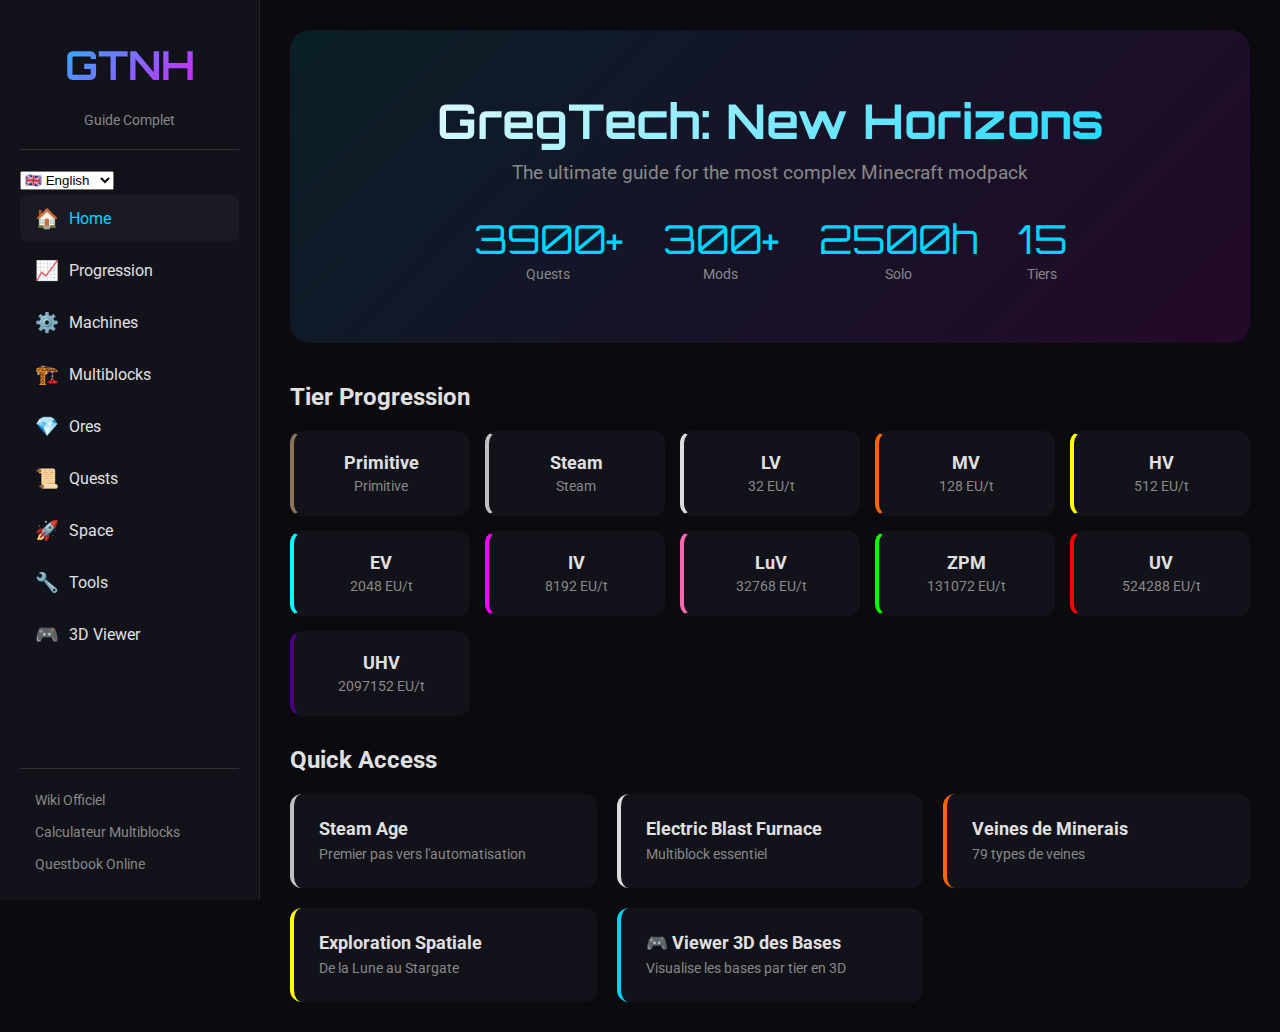
<file: index.html>
<!DOCTYPE html>
<html lang="fr">
<head>
    <meta charset="UTF-8">
    <meta name="viewport" content="width=device-width, initial-scale=1.0">
    <title>GTNH Guide Complet - GregTech New Horizons</title>
    <link rel="stylesheet" href="styles.css">
    <link rel="preconnect" href="https://fonts.googleapis.com">
    <link href="https://fonts.googleapis.com/css2?family=Roboto:wght@300;400;500;700&family=Orbitron:wght@400;700&display=swap" rel="stylesheet">
</head>
<body>
    <nav class="sidebar" id="sidebar">
        <div class="logo">
            <h1>GTNH</h1>
            <span>Guide Complet</span>
        </div>
        <div class="lang-selector">
            <select id="langSelector">
                <option value="fr">🇫🇷 Français</option>
                <option value="en">🇬🇧 English</option>
            </select>
        </div>
        <ul class="nav-menu">
            <li><a href="#" data-section="home" class="active"><span class="icon">🏠</span> Accueil</a></li>
            <li><a href="#" data-section="progression"><span class="icon">📈</span> Progression</a></li>
            <li><a href="#" data-section="machines"><span class="icon">⚙️</span> Machines</a></li>
            <li><a href="#" data-section="multiblocks"><span class="icon">🏗️</span> Multiblocks</a></li>
            <li><a href="#" data-section="ores"><span class="icon">💎</span> Minerais</a></li>
            <li><a href="#" data-section="quests"><span class="icon">📜</span> Quêtes</a></li>
            <li><a href="#" data-section="space"><span class="icon">🚀</span> Espace</a></li>
            <li><a href="#" data-section="tools"><span class="icon">🔧</span> Outils</a></li>
            <li><a href="viewer3d.html" class="viewer-link"><span class="icon">🎮</span> Viewer 3D</a></li>
        </ul>
        <div class="external-links">
            <a href="https://gtnh.miraheze.org/wiki/Main_Page" target="_blank">Wiki Officiel</a>
            <a href="https://gtnhmultiblocks.pythonanywhere.com/" target="_blank">Calculateur Multiblocks</a>
            <a href="https://gtnhquestsbook.top" target="_blank">Questbook Online</a>
        </div>
    </nav>

    <main class="content" id="content">
        <!-- Home Section -->
        <section id="home" class="section active">
            <div class="hero">
                <h1>GregTech: New Horizons</h1>
                <p class="subtitle">Le guide ultime pour le modpack le plus complexe de Minecraft</p>
                <div class="stats">
                    <div class="stat">
                        <span class="number">3900+</span>
                        <span class="label">Quêtes</span>
                    </div>
                    <div class="stat">
                        <span class="number">300+</span>
                        <span class="label">Mods</span>
                    </div>
                    <div class="stat">
                        <span class="number">2500h</span>
                        <span class="label">Solo</span>
                    </div>
                    <div class="stat">
                        <span class="number">15</span>
                        <span class="label">Tiers</span>
                    </div>
                </div>
            </div>

            <div class="tier-overview">
                <h2>Progression des Tiers</h2>
                <div class="tier-grid" id="tierGrid">
                    <!-- Dynamically populated -->
                </div>
            </div>

            <div class="quick-links">
                <h2>Accès Rapide</h2>
                <div class="link-grid">
                    <a href="#" data-section="progression" data-tier="steam" class="quick-link steam">
                        <span class="tier-name">Steam Age</span>
                        <span class="tier-desc">Premier pas vers l'automatisation</span>
                    </a>
                    <a href="#" data-section="multiblocks" data-filter="ebf" class="quick-link lv">
                        <span class="tier-name">Electric Blast Furnace</span>
                        <span class="tier-desc">Multiblock essentiel</span>
                    </a>
                    <a href="#" data-section="ores" class="quick-link mv">
                        <span class="tier-name">Veines de Minerais</span>
                        <span class="tier-desc">79 types de veines</span>
                    </a>
                    <a href="#" data-section="space" class="quick-link hv">
                        <span class="tier-name">Exploration Spatiale</span>
                        <span class="tier-desc">De la Lune au Stargate</span>
                    </a>
                    <a href="viewer3d.html" class="quick-link ev">
                        <span class="tier-name">🎮 Viewer 3D des Bases</span>
                        <span class="tier-desc">Visualise les bases par tier en 3D</span>
                    </a>
                </div>
            </div>
        </section>

        <!-- Progression Section -->
        <section id="progression" class="section">
            <h1>Progression par Tier</h1>
            <div class="tier-selector">
                <button class="tier-btn active" data-tier="all">Tous</button>
                <button class="tier-btn" data-tier="stone_age">Stone</button>
                <button class="tier-btn" data-tier="steam_age">Steam</button>
                <button class="tier-btn" data-tier="lv">LV</button>
                <button class="tier-btn" data-tier="mv">MV</button>
                <button class="tier-btn" data-tier="hv">HV</button>
                <button class="tier-btn" data-tier="ev">EV</button>
                <button class="tier-btn" data-tier="iv">IV</button>
                <button class="tier-btn" data-tier="luv">LuV</button>
                <button class="tier-btn" data-tier="zpm">ZPM</button>
                <button class="tier-btn" data-tier="uv">UV</button>
                <button class="tier-btn" data-tier="uhv">UHV</button>
            </div>
            <div class="tier-details" id="tierDetails">
                <!-- Dynamically populated -->
            </div>
        </section>

        <!-- Machines Section -->
        <section id="machines" class="section">
            <h1>Machines GregTech</h1>
            <div class="search-bar">
                <input type="text" id="machineSearch" placeholder="Rechercher une machine...">
            </div>
            <div class="category-tabs">
                <button class="cat-btn active" data-cat="all">Toutes</button>
                <button class="cat-btn" data-cat="processing">Processing</button>
                <button class="cat-btn" data-cat="forging">Forging</button>
                <button class="cat-btn" data-cat="separating">Separating</button>
                <button class="cat-btn" data-cat="chemistry">Chemistry</button>
                <button class="cat-btn" data-cat="heating">Heating</button>
                <button class="cat-btn" data-cat="oreProcessing">Ore Processing</button>
                <button class="cat-btn" data-cat="steam">Steam</button>
            </div>
            <div class="machines-grid" id="machinesGrid">
                <!-- Dynamically populated -->
            </div>
        </section>

        <!-- Multiblocks Section -->
        <section id="multiblocks" class="section">
            <h1>Multiblocks (198 structures)</h1>
            <div class="search-bar">
                <input type="text" id="multiblockSearch" placeholder="Rechercher un multiblock...">
            </div>
            <div class="filter-row">
                <select id="multiblockTier">
                    <option value="all">Tous les tiers</option>
                    <option value="Steam">Steam</option>
                    <option value="LV">LV</option>
                    <option value="MV">MV</option>
                    <option value="HV">HV</option>
                    <option value="EV">EV</option>
                    <option value="IV">IV</option>
                    <option value="LuV">LuV</option>
                    <option value="ZPM">ZPM</option>
                    <option value="UV">UV</option>
                    <option value="UHV">UHV</option>
                </select>
                <select id="multiblockCategory">
                    <option value="all">Toutes catégories</option>
                    <option value="processing">Processing</option>
                    <option value="generator">Générateurs</option>
                    <option value="gt++">GT++</option>
                    <option value="utility">Utilitaires</option>
                    <option value="resource">Ressources</option>
                    <option value="storage">Stockage</option>
                    <option value="endgame">Endgame</option>
                </select>
            </div>
            <div class="multiblocks-grid" id="multiblocksGrid">
                <!-- Dynamically populated -->
            </div>
            <div class="multiblock-detail" id="multiblockDetail" style="display:none;">
                <!-- Detail view -->
            </div>
        </section>

        <!-- Ores Section -->
        <section id="ores" class="section">
            <h1>Veines de Minerais (79 types)</h1>
            <div class="ore-info">
                <div class="info-card">
                    <h3>Structure des Veines</h3>
                    <ul>
                        <li><strong>Hauteur:</strong> 9 blocs</li>
                        <li><strong>Espacement:</strong> Tous les 3 chunks</li>
                        <li><strong>Primary:</strong> Couches supérieures (2-4)</li>
                        <li><strong>Secondary:</strong> Couches inférieures (2-4)</li>
                        <li><strong>Between:</strong> Couches centrales (2-4)</li>
                        <li><strong>Sporadic:</strong> Aléatoire dans la veine</li>
                    </ul>
                </div>
                <div class="info-card">
                    <h3>Tips Mining</h3>
                    <ul>
                        <li>Petits minerais = veine proche</li>
                        <li>Nether = 2x output</li>
                        <li>Prospector's Scanner pour trouver</li>
                        <li>NEI montre les données des veines</li>
                    </ul>
                </div>
            </div>
            <div class="filter-row">
                <select id="oreDimension">
                    <option value="all">Toutes dimensions</option>
                    <option value="Overworld">Overworld</option>
                    <option value="Nether">Nether</option>
                    <option value="Twilight Forest">Twilight Forest</option>
                    <option value="End">End</option>
                    <option value="Moon">Moon</option>
                    <option value="Mars">Mars</option>
                    <option value="Space">Space</option>
                </select>
                <select id="oreStage">
                    <option value="all">Tous les stades</option>
                    <option value="earlyGame">Early Game</option>
                    <option value="midGame">Mid Game</option>
                    <option value="advancedGame">Advanced</option>
                    <option value="lateGame">Late Game</option>
                </select>
            </div>
            <div class="ores-grid" id="oresGrid">
                <!-- Dynamically populated -->
            </div>
        </section>

        <!-- Quests Section -->
        <section id="quests" class="section">
            <h1>Questbook (3900+ quêtes)</h1>
            <div class="quest-info">
                <p>Le questbook guide votre progression à travers le modpack. Utilisez <a href="https://gtnhquestsbook.top" target="_blank">le questbook en ligne</a> pour explorer toutes les quêtes.</p>
            </div>
            <div class="chapters-grid" id="chaptersGrid">
                <!-- Dynamically populated -->
            </div>
            <div class="mod-tabs">
                <h2>Onglets par Mod</h2>
                <div class="mod-grid" id="modGrid">
                    <!-- Dynamically populated -->
                </div>
            </div>
        </section>

        <!-- Space Section -->
        <section id="space" class="section">
            <h1>Exploration Spatiale</h1>
            <div class="rocket-tiers">
                <h2>Progression des Fusées</h2>
                <div class="rocket-grid" id="rocketGrid">
                    <div class="rocket-card" data-tier="1">
                        <div class="rocket-header">Tier 1</div>
                        <div class="rocket-body">
                            <h3>Moon</h3>
                            <p>Unlock: HV</p>
                            <ul>
                                <li>Bauxite/Ilmenite (TITANIUM)</li>
                                <li>Uranium veins</li>
                            </ul>
                        </div>
                    </div>
                    <div class="rocket-card" data-tier="2">
                        <div class="rocket-header">Tier 2</div>
                        <div class="rocket-body">
                            <h3>Mars</h3>
                            <p>Unlock: EV</p>
                            <ul>
                                <li>Tungsten veins</li>
                                <li>Desh for rockets</li>
                            </ul>
                        </div>
                    </div>
                    <div class="rocket-card" data-tier="3">
                        <div class="rocket-header">Tier 3</div>
                        <div class="rocket-body">
                            <h3>Asteroids</h3>
                            <p>Unlock: IV</p>
                            <ul>
                                <li>Platinum group</li>
                                <li>Osmium, Iridium</li>
                            </ul>
                        </div>
                    </div>
                    <div class="rocket-card" data-tier="4">
                        <div class="rocket-header">Tier 4</div>
                        <div class="rocket-body">
                            <h3>Venus/Jupiter Moons</h3>
                            <p>Unlock: IV (Assembly Line)</p>
                            <ul>
                                <li>Rare materials</li>
                                <li>Dense Hydrazine fuel</li>
                            </ul>
                        </div>
                    </div>
                    <div class="rocket-card" data-tier="5-6">
                        <div class="rocket-header">Tier 5-6</div>
                        <div class="rocket-body">
                            <h3>Saturn/Uranus Moons</h3>
                            <p>Unlock: LuV-ZPM</p>
                            <ul>
                                <li>Advanced resources</li>
                                <li>Naquadah sources</li>
                            </ul>
                        </div>
                    </div>
                    <div class="rocket-card" data-tier="7">
                        <div class="rocket-header">Tier 7</div>
                        <div class="rocket-body">
                            <h3>Pluto/Haumea/Makemake</h3>
                            <p>Unlock: UV</p>
                            <ul>
                                <li>Cosmic Neutronium</li>
                                <li>Endgame materials</li>
                            </ul>
                        </div>
                    </div>
                    <div class="rocket-card" data-tier="8">
                        <div class="rocket-header">Tier 8</div>
                        <div class="rocket-body">
                            <h3>Exoplanets</h3>
                            <p>Unlock: UHV</p>
                            <ul>
                                <li>T Ceti E, Barnarda C, Vega B</li>
                                <li>Infinity components</li>
                            </ul>
                        </div>
                    </div>
                    <div class="rocket-card mothership" data-tier="9">
                        <div class="rocket-header">Mothership</div>
                        <div class="rocket-body">
                            <h3>Amun-Ra System</h3>
                            <p>Unlock: UHV+</p>
                            <ul>
                                <li>Seth → Tengam → UEV</li>
                                <li>Final frontier</li>
                            </ul>
                        </div>
                    </div>
                </div>
            </div>
        </section>

        <!-- Tools Section -->
        <section id="tools" class="section">
            <h1>Outils & Ressources Externes</h1>
            <div class="tools-grid">
                <a href="https://gtnh.miraheze.org/wiki/Main_Page" target="_blank" class="tool-card">
                    <h3>Wiki Officiel GTNH</h3>
                    <p>Documentation complète du modpack</p>
                </a>
                <a href="https://gtnhmultiblocks.pythonanywhere.com/" target="_blank" class="tool-card">
                    <h3>Calculateur Multiblocks</h3>
                    <p>Calcul des ressources nécessaires</p>
                </a>
                <a href="https://shadowtheage.github.io/gtnh/" target="_blank" class="tool-card">
                    <h3>GTNH Calculator</h3>
                    <p>Calculateur général</p>
                </a>
                <a href="https://gtnhquestsbook.top" target="_blank" class="tool-card">
                    <h3>Questbook Online</h3>
                    <p>Toutes les quêtes accessibles en ligne</p>
                </a>
                <a href="https://github.com/OrderedSet86/gtnh-flow" target="_blank" class="tool-card">
                    <h3>GTNH Flow</h3>
                    <p>Flowcharts de production</p>
                </a>
                <a href="https://www.curseforge.com/minecraft/modpacks/gt-new-horizons" target="_blank" class="tool-card">
                    <h3>CurseForge</h3>
                    <p>Téléchargement du modpack</p>
                </a>
                <a href="https://discord.gg/gtnh" target="_blank" class="tool-card">
                    <h3>Discord GTNH</h3>
                    <p>Communauté et support</p>
                </a>
                <a href="https://github.com/GTNewHorizons/GT-New-Horizons-Modpack" target="_blank" class="tool-card">
                    <h3>GitHub</h3>
                    <p>Code source et issues</p>
                </a>
            </div>
        </section>
    </main>

    <button class="menu-toggle" id="menuToggle">☰</button>

    <script src="data/gtnh-database.json" type="application/json" id="mainData"></script>
    <script src="data/machines.json" type="application/json" id="machineData"></script>
    <script src="data/ore-veins.json" type="application/json" id="oreData"></script>
    <script src="data/questbook.json" type="application/json" id="questData"></script>
    <script src="i18n.js"></script>
    <script src="app.js"></script>
</body>
</html>
</file>
<file: styles.css>
* {
    margin: 0;
    padding: 0;
    box-sizing: border-box;
}

:root {
    --bg-dark: #0a0a0f;
    --bg-card: #12121a;
    --bg-hover: #1a1a25;
    --text-primary: #e0e0e0;
    --text-secondary: #888;
    --accent: #00d4ff;
    --accent-hover: #00a8cc;

    /* Tier colors */
    --stone: #8B7355;
    --steam: #C0C0C0;
    --lv: #DCDCDC;
    --mv: #FF6400;
    --hv: #FFFF00;
    --ev: #00FFFF;
    --iv: #FF00FF;
    --luv: #FF69B4;
    --zpm: #00FF00;
    --uv: #FF0000;
    --uhv: #4B0082;
    --uev: #FFD700;
}

body {
    font-family: 'Roboto', sans-serif;
    background: var(--bg-dark);
    color: var(--text-primary);
    min-height: 100vh;
    display: flex;
}

/* Sidebar */
.sidebar {
    width: 260px;
    background: var(--bg-card);
    height: 100vh;
    position: fixed;
    left: 0;
    top: 0;
    padding: 20px;
    display: flex;
    flex-direction: column;
    border-right: 1px solid #222;
    z-index: 100;
    transition: transform 0.3s ease;
}

.logo {
    text-align: center;
    padding: 20px 0;
    border-bottom: 1px solid #333;
    margin-bottom: 20px;
}

.logo h1 {
    font-family: 'Orbitron', sans-serif;
    font-size: 2.5rem;
    background: linear-gradient(135deg, var(--accent), #ff00ff);
    -webkit-background-clip: text;
    -webkit-text-fill-color: transparent;
    background-clip: text;
}

.logo span {
    color: var(--text-secondary);
    font-size: 0.9rem;
}

.nav-menu {
    list-style: none;
    flex: 1;
}

.nav-menu li {
    margin: 5px 0;
}

.nav-menu a {
    display: flex;
    align-items: center;
    padding: 12px 15px;
    color: var(--text-primary);
    text-decoration: none;
    border-radius: 8px;
    transition: all 0.2s;
}

.nav-menu a:hover,
.nav-menu a.active {
    background: var(--bg-hover);
    color: var(--accent);
}

.nav-menu .icon {
    margin-right: 10px;
    font-size: 1.2rem;
}

.external-links {
    border-top: 1px solid #333;
    padding-top: 15px;
}

.external-links a {
    display: block;
    padding: 8px 15px;
    color: var(--text-secondary);
    text-decoration: none;
    font-size: 0.85rem;
    transition: color 0.2s;
}

.external-links a:hover {
    color: var(--accent);
}

/* Main Content */
.content {
    margin-left: 260px;
    flex: 1;
    padding: 30px;
    min-height: 100vh;
}

.section {
    display: none;
}

.section.active {
    display: block;
}

/* Hero */
.hero {
    text-align: center;
    padding: 60px 20px;
    background: linear-gradient(135deg, rgba(0,212,255,0.1), rgba(255,0,255,0.1));
    border-radius: 20px;
    margin-bottom: 40px;
}

.hero h1 {
    font-family: 'Orbitron', sans-serif;
    font-size: 3rem;
    margin-bottom: 10px;
    background: linear-gradient(135deg, #fff, var(--accent));
    -webkit-background-clip: text;
    -webkit-text-fill-color: transparent;
    background-clip: text;
}

.hero .subtitle {
    color: var(--text-secondary);
    font-size: 1.2rem;
    margin-bottom: 30px;
}

.stats {
    display: flex;
    justify-content: center;
    gap: 40px;
    flex-wrap: wrap;
}

.stat {
    text-align: center;
}

.stat .number {
    display: block;
    font-family: 'Orbitron', sans-serif;
    font-size: 2.5rem;
    color: var(--accent);
}

.stat .label {
    color: var(--text-secondary);
    font-size: 0.9rem;
}

/* Section Headers */
h1 {
    font-size: 2rem;
    margin-bottom: 20px;
    color: var(--text-primary);
}

h2 {
    font-size: 1.5rem;
    margin: 30px 0 20px;
    color: var(--text-primary);
}

/* Tier Grid */
.tier-grid {
    display: grid;
    grid-template-columns: repeat(auto-fill, minmax(150px, 1fr));
    gap: 15px;
}

.tier-card {
    background: var(--bg-card);
    border-radius: 12px;
    padding: 20px;
    text-align: center;
    cursor: pointer;
    transition: all 0.3s;
    border: 2px solid transparent;
}

.tier-card:hover {
    transform: translateY(-5px);
    border-color: var(--accent);
}

.tier-card .tier-name {
    font-weight: bold;
    font-size: 1.1rem;
    margin-bottom: 5px;
}

.tier-card .tier-voltage {
    color: var(--text-secondary);
    font-size: 0.85rem;
}

.tier-card.stone { border-left: 4px solid var(--stone); }
.tier-card.steam { border-left: 4px solid var(--steam); }
.tier-card.lv { border-left: 4px solid var(--lv); }
.tier-card.mv { border-left: 4px solid var(--mv); }
.tier-card.hv { border-left: 4px solid var(--hv); }
.tier-card.ev { border-left: 4px solid var(--ev); }
.tier-card.iv { border-left: 4px solid var(--iv); }
.tier-card.luv { border-left: 4px solid var(--luv); }
.tier-card.zpm { border-left: 4px solid var(--zpm); }
.tier-card.uv { border-left: 4px solid var(--uv); }
.tier-card.uhv { border-left: 4px solid var(--uhv); }

/* Quick Links */
.link-grid {
    display: grid;
    grid-template-columns: repeat(auto-fill, minmax(250px, 1fr));
    gap: 20px;
}

.quick-link {
    display: block;
    background: var(--bg-card);
    border-radius: 12px;
    padding: 25px;
    text-decoration: none;
    transition: all 0.3s;
    border-left: 4px solid var(--accent);
}

.quick-link:hover {
    transform: translateX(10px);
    background: var(--bg-hover);
}

.quick-link .tier-name {
    display: block;
    color: var(--text-primary);
    font-weight: bold;
    font-size: 1.1rem;
    margin-bottom: 5px;
}

.quick-link .tier-desc {
    color: var(--text-secondary);
    font-size: 0.9rem;
}

.quick-link.steam { border-left-color: var(--steam); }
.quick-link.lv { border-left-color: var(--lv); }
.quick-link.mv { border-left-color: var(--mv); }
.quick-link.hv { border-left-color: var(--hv); }

/* Buttons */
.tier-selector,
.category-tabs {
    display: flex;
    flex-wrap: wrap;
    gap: 10px;
    margin-bottom: 20px;
}

.tier-btn,
.cat-btn {
    padding: 10px 20px;
    background: var(--bg-card);
    border: 1px solid #333;
    border-radius: 8px;
    color: var(--text-primary);
    cursor: pointer;
    transition: all 0.2s;
}

.tier-btn:hover,
.cat-btn:hover,
.tier-btn.active,
.cat-btn.active {
    background: var(--accent);
    color: var(--bg-dark);
    border-color: var(--accent);
}

/* Search Bar */
.search-bar {
    margin-bottom: 20px;
}

.search-bar input {
    width: 100%;
    max-width: 400px;
    padding: 12px 20px;
    background: var(--bg-card);
    border: 1px solid #333;
    border-radius: 8px;
    color: var(--text-primary);
    font-size: 1rem;
}

.search-bar input:focus {
    outline: none;
    border-color: var(--accent);
}

/* Filter Row */
.filter-row {
    display: flex;
    gap: 15px;
    margin-bottom: 20px;
    flex-wrap: wrap;
}

.filter-row select {
    padding: 10px 15px;
    background: var(--bg-card);
    border: 1px solid #333;
    border-radius: 8px;
    color: var(--text-primary);
    cursor: pointer;
}

/* Grids */
.machines-grid,
.multiblocks-grid,
.ores-grid,
.chapters-grid,
.mod-grid,
.tools-grid {
    display: grid;
    grid-template-columns: repeat(auto-fill, minmax(280px, 1fr));
    gap: 20px;
}

/* Cards */
.machine-card,
.multiblock-card,
.ore-card,
.chapter-card,
.mod-card,
.tool-card {
    background: var(--bg-card);
    border-radius: 12px;
    padding: 20px;
    transition: all 0.3s;
    border: 1px solid #222;
}

.machine-card:hover,
.multiblock-card:hover,
.ore-card:hover,
.chapter-card:hover,
.mod-card:hover,
.tool-card:hover {
    transform: translateY(-5px);
    border-color: var(--accent);
    box-shadow: 0 10px 30px rgba(0,212,255,0.1);
}

.machine-card h3,
.multiblock-card h3,
.ore-card h3,
.chapter-card h3 {
    color: var(--accent);
    margin-bottom: 10px;
}

.machine-card p,
.multiblock-card p,
.ore-card p {
    color: var(--text-secondary);
    font-size: 0.9rem;
    margin-bottom: 10px;
}

.machine-card .tiers,
.multiblock-card .tier-badge {
    display: inline-block;
    padding: 4px 10px;
    background: rgba(0,212,255,0.2);
    border-radius: 4px;
    font-size: 0.8rem;
    color: var(--accent);
}

.machine-card.priority-high {
    border-left: 3px solid var(--hv);
}

.machine-card.priority-critical {
    border-left: 3px solid var(--uv);
}

/* Tool Cards */
.tool-card {
    text-decoration: none;
}

.tool-card h3 {
    color: var(--accent);
    margin-bottom: 8px;
}

.tool-card p {
    color: var(--text-secondary);
    font-size: 0.9rem;
}

/* Ore Info */
.ore-info {
    display: grid;
    grid-template-columns: repeat(auto-fit, minmax(250px, 1fr));
    gap: 20px;
    margin-bottom: 30px;
}

.info-card {
    background: var(--bg-card);
    border-radius: 12px;
    padding: 20px;
    border-left: 4px solid var(--accent);
}

.info-card h3 {
    color: var(--accent);
    margin-bottom: 15px;
}

.info-card ul {
    list-style: none;
}

.info-card li {
    padding: 5px 0;
    color: var(--text-secondary);
}

.info-card li strong {
    color: var(--text-primary);
}

/* Ore Card Specifics */
.ore-card .composition {
    margin: 10px 0;
    font-size: 0.85rem;
}

.ore-card .composition span {
    display: inline-block;
    padding: 3px 8px;
    margin: 2px;
    background: rgba(255,255,255,0.1);
    border-radius: 4px;
}

.ore-card .dimensions {
    color: var(--text-secondary);
    font-size: 0.85rem;
}

/* Rocket Grid */
.rocket-grid {
    display: grid;
    grid-template-columns: repeat(auto-fill, minmax(200px, 1fr));
    gap: 20px;
}

.rocket-card {
    background: var(--bg-card);
    border-radius: 12px;
    overflow: hidden;
    transition: all 0.3s;
}

.rocket-card:hover {
    transform: translateY(-5px);
    box-shadow: 0 10px 30px rgba(0,212,255,0.2);
}

.rocket-header {
    background: linear-gradient(135deg, var(--accent), #0088aa);
    padding: 15px;
    text-align: center;
    font-weight: bold;
    font-family: 'Orbitron', sans-serif;
}

.rocket-body {
    padding: 20px;
}

.rocket-body h3 {
    margin-bottom: 5px;
}

.rocket-body p {
    color: var(--text-secondary);
    font-size: 0.9rem;
    margin-bottom: 10px;
}

.rocket-body ul {
    list-style: none;
    font-size: 0.85rem;
    color: var(--text-secondary);
}

.rocket-body li {
    padding: 3px 0;
}

.rocket-card.mothership .rocket-header {
    background: linear-gradient(135deg, #ff0066, #6600ff);
}

/* Tier Details */
.tier-detail-card {
    background: var(--bg-card);
    border-radius: 12px;
    padding: 30px;
    margin-bottom: 20px;
}

.tier-detail-card h2 {
    display: flex;
    align-items: center;
    gap: 15px;
}

.tier-detail-card .voltage-badge {
    padding: 5px 15px;
    background: var(--accent);
    color: var(--bg-dark);
    border-radius: 20px;
    font-size: 0.9rem;
}

.tier-detail-card .goals,
.tier-detail-card .machines-list,
.tier-detail-card .tips {
    margin: 20px 0;
}

.tier-detail-card h3 {
    color: var(--accent);
    margin-bottom: 10px;
    font-size: 1.1rem;
}

.tier-detail-card ul {
    list-style: none;
    padding-left: 20px;
}

.tier-detail-card li {
    padding: 5px 0;
    position: relative;
}

.tier-detail-card li::before {
    content: '▸';
    position: absolute;
    left: -20px;
    color: var(--accent);
}

.tier-detail-card .warning {
    background: rgba(255,0,0,0.1);
    border-left: 4px solid #ff4444;
    padding: 15px;
    border-radius: 8px;
    margin-top: 15px;
}

/* Quest Info */
.quest-info {
    background: var(--bg-card);
    padding: 20px;
    border-radius: 12px;
    margin-bottom: 30px;
    border-left: 4px solid var(--accent);
}

.quest-info a {
    color: var(--accent);
}

.chapter-card .quest-count {
    color: var(--text-secondary);
    font-size: 0.9rem;
}

.chapter-card .goals {
    margin-top: 15px;
    font-size: 0.9rem;
}

.chapter-card .goals li {
    padding: 3px 0;
    color: var(--text-secondary);
}

/* Mobile Toggle */
.menu-toggle {
    display: none;
    position: fixed;
    top: 15px;
    left: 15px;
    z-index: 200;
    background: var(--accent);
    border: none;
    color: var(--bg-dark);
    width: 45px;
    height: 45px;
    border-radius: 8px;
    font-size: 1.5rem;
    cursor: pointer;
}

/* Responsive */
@media (max-width: 768px) {
    .sidebar {
        transform: translateX(-100%);
    }

    .sidebar.open {
        transform: translateX(0);
    }

    .content {
        margin-left: 0;
        padding: 20px;
        padding-top: 70px;
    }

    .menu-toggle {
        display: block;
    }

    .hero h1 {
        font-size: 2rem;
    }

    .stats {
        gap: 20px;
    }

    .stat .number {
        font-size: 1.8rem;
    }

    .tier-selector,
    .category-tabs {
        overflow-x: auto;
        flex-wrap: nowrap;
        padding-bottom: 10px;
    }

    .machines-grid,
    .multiblocks-grid,
    .ores-grid {
        grid-template-columns: 1fr;
    }
}

/* Scrollbar */
::-webkit-scrollbar {
    width: 8px;
}

::-webkit-scrollbar-track {
    background: var(--bg-dark);
}

::-webkit-scrollbar-thumb {
    background: #333;
    border-radius: 4px;
}

::-webkit-scrollbar-thumb:hover {
    background: var(--accent);
}

/* Animations */
@keyframes fadeIn {
    from { opacity: 0; transform: translateY(20px); }
    to { opacity: 1; transform: translateY(0); }
}

.section.active {
    animation: fadeIn 0.3s ease;
}

/* Multiblock Detail */
.multiblock-detail {
    background: var(--bg-card);
    border-radius: 12px;
    padding: 30px;
    margin-top: 20px;
}

.multiblock-detail .back-btn {
    padding: 8px 16px;
    background: transparent;
    border: 1px solid var(--accent);
    color: var(--accent);
    border-radius: 6px;
    cursor: pointer;
    margin-bottom: 20px;
}

.multiblock-detail .back-btn:hover {
    background: var(--accent);
    color: var(--bg-dark);
}

.multiblock-detail h2 {
    color: var(--accent);
    margin-bottom: 20px;
}

.multiblock-detail .structure-info {
    display: grid;
    grid-template-columns: repeat(auto-fit, minmax(200px, 1fr));
    gap: 15px;
    margin: 20px 0;
}

.multiblock-detail .structure-info div {
    background: rgba(0,212,255,0.1);
    padding: 15px;
    border-radius: 8px;
}

.multiblock-detail .wiki-link {
    display: inline-block;
    margin-top: 20px;
    padding: 10px 20px;
    background: var(--accent);
    color: var(--bg-dark);
    text-decoration: none;
    border-radius: 6px;
}

.multiblock-detail .wiki-link:hover {
    background: var(--accent-hover);
}
</file>
